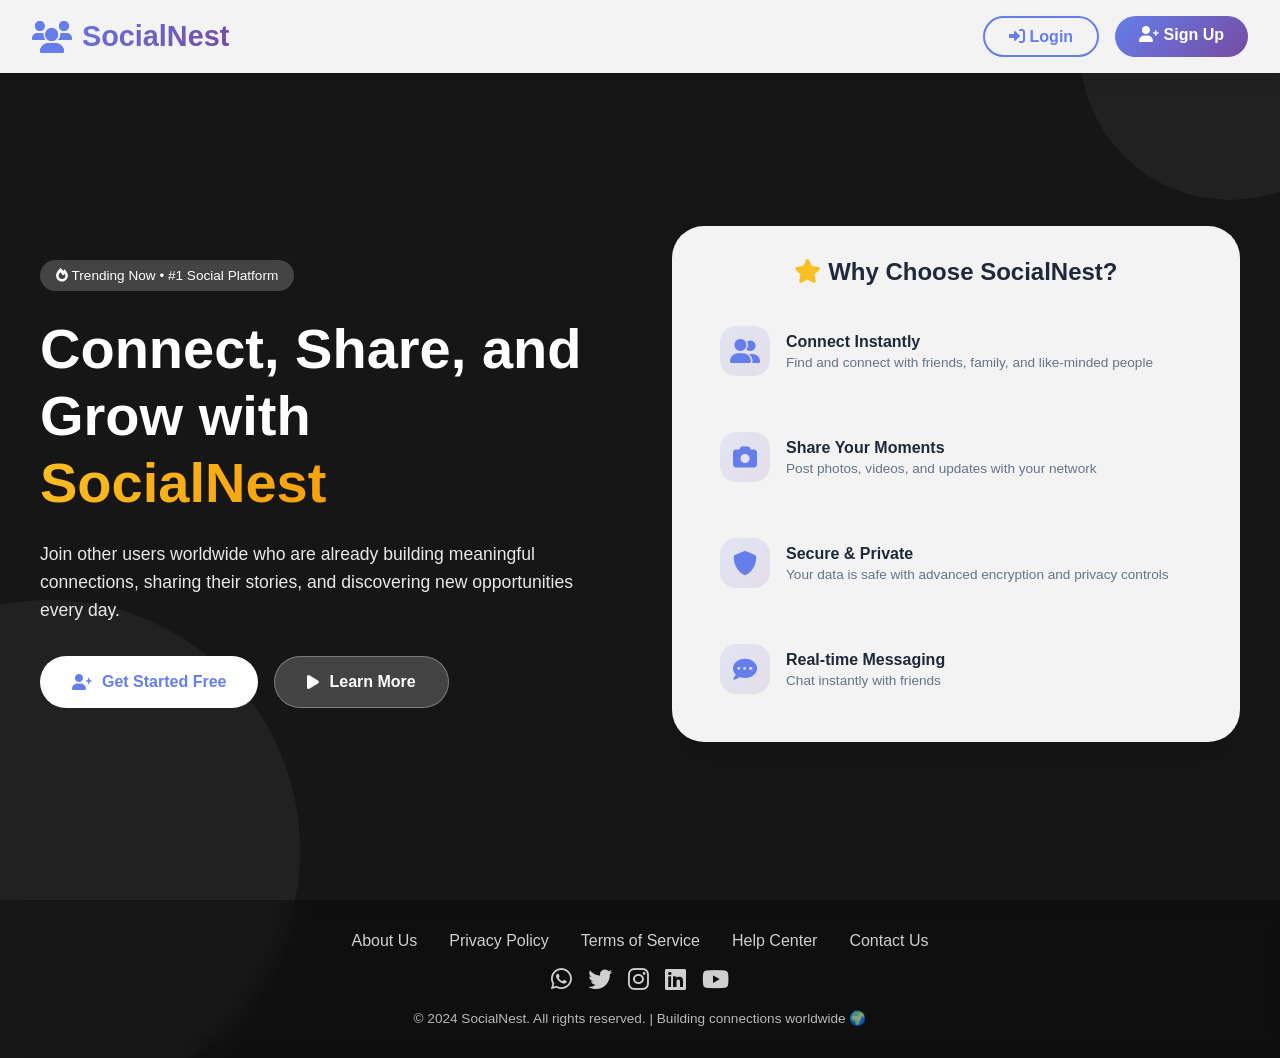
<file: index.html>
<!DOCTYPE html>
<html lang="en">
<head>
    <meta charset="UTF-8">
    <meta name="viewport" content="width=device-width, initial-scale=1.0, user-scalable=yes">
    <title>SocialNest • Connect with the World</title>
    <link rel="stylesheet" href="https://cdnjs.cloudflare.com/ajax/libs/font-awesome/6.0.0-beta3/css/all.min.css">
    <style>
        * {
            margin: 0;
            padding: 0;
            box-sizing: border-box;
            font-family: 'Segoe UI', Tahoma, Geneva, Verdana, sans-serif;
        }

        body {
            min-height: 100vh;
            background: rgb(22, 22, 22, 4);
            position: relative;
            overflow-x: hidden;
        }

        /* Animated background circles */
        .bg-circle {
            position: fixed;
            border-radius: 50%;
            background: rgba(255, 255, 255, 0.05);
            pointer-events: none;
            z-index: 0;
        }

        .circle1 {
            width: 300px;
            height: 300px;
            top: -100px;
            right: -100px;
        }

        .circle2 {
            width: 500px;
            height: 500px;
            bottom: -200px;
            left: -200px;
        }

        .circle3 {
            width: 200px;
            height: 200px;
            top: 40%;
            right: 10%;
        }

        /* Navigation */
        .navbar {
            position: fixed;
            top: 0;
            left: 0;
            right: 0;
            background: rgba(255, 255, 255, 0.95);
            backdrop-filter: blur(10px);
            padding: 1rem 2rem;
            display: flex;
            justify-content: space-between;
            align-items: center;
            z-index: 100;
            box-shadow: 0 2px 20px rgba(0, 0, 0, 0.1);
        }

        .logo {
            font-size: 1.8rem;
            font-weight: bold;
            background: linear-gradient(135deg, #667eea, #764ba2);
            -webkit-background-clip: text;
            background-clip: text;
            color: transparent;
            display: flex;
            align-items: center;
            gap: 10px;
        }

        .logo i {
            color: #667eea;
            font-size: 2rem;
        }

        .nav-links {
            display: flex;
            gap: 1rem;
        }

        .nav-btn {
            padding: 0.6rem 1.5rem;
            border-radius: 40px;
            text-decoration: none;
            font-weight: 600;
            transition: all 0.3s ease;
            border: none;
            cursor: pointer;
            font-size: 1rem;
        }

        .nav-login {
            background: transparent;
            color: #667eea;
            border: 2px solid #667eea;
        }

        .nav-login:hover {
            background: #667eea;
            color: white;
            transform: translateY(-2px);
        }

        .nav-signup {
            background: linear-gradient(135deg, #667eea, #764ba2);
            color: white;
            border: none;
        }

        .nav-signup:hover {
            transform: translateY(-2px);
            box-shadow: 0 5px 15px rgba(102, 126, 234, 0.4);
        }

        /* Main content */
        .main-container {
            position: relative;
            z-index: 1;
            min-height: 100vh;
            display: flex;
            align-items: center;
            justify-content: center;
            padding: 100px 2rem 2rem;
        }

        .hero-section {
            max-width: 1200px;
            width: 100%;
            display: grid;
            grid-template-columns: 1fr 1fr;
            gap: 4rem;
            align-items: center;
        }

        .hero-left {
            color: white;
        }

        .hero-badge {
            display: inline-block;
            background: rgba(255, 255, 255, 0.2);
            backdrop-filter: blur(10px);
            padding: 0.5rem 1rem;
            border-radius: 40px;
            font-size: 0.85rem;
            margin-bottom: 1.5rem;
            font-weight: 500;
        }

        .hero-title {
            font-size: 3.5rem;
            font-weight: 800;
            margin-bottom: 1.5rem;
            line-height: 1.2;
        }

        .hero-title span {
            background: linear-gradient(135deg, #fbbf24, #f59e0b);
            -webkit-background-clip: text;
            background-clip: text;
            color: transparent;
        }

        .hero-description {
            font-size: 1.1rem;
            line-height: 1.6;
            margin-bottom: 2rem;
            opacity: 0.9;
        }

        .hero-stats {
            display: flex;
            gap: 2rem;
            margin-bottom: 2rem;
        }

        .stat-item {
            text-align: center;
        }

        .stat-number {
            font-size: 2rem;
            font-weight: bold;
        }

        .stat-label {
            font-size: 0.85rem;
            opacity: 0.8;
        }

        .cta-buttons {
            display: flex;
            gap: 1rem;
            flex-wrap: wrap;
        }

        .cta-btn {
            padding: 1rem 2rem;
            border-radius: 40px;
            text-decoration: none;
            font-weight: 600;
            transition: all 0.3s ease;
            display: inline-flex;
            align-items: center;
            gap: 10px;
            font-size: 1rem;
        }

        .cta-primary {
            background: white;
            color: #667eea;
        }

        .cta-primary:hover {
            transform: translateY(-3px);
            box-shadow: 0 10px 25px rgba(0, 0, 0, 0.2);
        }

        .cta-secondary {
            background: rgba(255, 255, 255, 0.2);
            backdrop-filter: blur(10px);
            color: white;
            border: 1px solid rgba(255, 255, 255, 0.3);
        }

        .cta-secondary:hover {
            background: rgba(255, 255, 255, 0.3);
            transform: translateY(-3px);
        }

        /* Hero right - Features card */
        .hero-right {
            background: rgba(255, 255, 255, 0.95);
            backdrop-filter: blur(10px);
            border-radius: 2rem;
            padding: 2rem;
            box-shadow: 0 20px 40px rgba(0, 0, 0, 0.1);
        }

        .features-title {
            font-size: 1.5rem;
            font-weight: bold;
            color: #1e293b;
            margin-bottom: 1.5rem;
            text-align: center;
        }

        .feature-list {
            display: flex;
            flex-direction: column;
            gap: 1.5rem;
        }

        .feature-item {
            display: flex;
            align-items: center;
            gap: 1rem;
            padding: 1rem;
            border-radius: 1rem;
            transition: all 0.3s ease;
            cursor: pointer;
        }

        .feature-item:hover {
            background: #f0f2f5;
            transform: translateX(5px);
        }

        .feature-icon {
            width: 50px;
            height: 50px;
            background: linear-gradient(135deg, #667eea20, #764ba220);
            border-radius: 1rem;
            display: flex;
            align-items: center;
            justify-content: center;
            font-size: 1.5rem;
            color: #667eea;
        }

        .feature-text h4 {
            color: #1e293b;
            margin-bottom: 0.25rem;
        }

        .feature-text p {
            color: #64748b;
            font-size: 0.85rem;
        }

        /* Footer */
        .footer {
            position: relative;
            z-index: 1;
            background: rgba(0, 0, 0, 0.3);
            backdrop-filter: blur(10px);
            padding: 2rem;
            text-align: center;
            color: white;
        }

        .footer-content {
            max-width: 1200px;
            margin: 0 auto;
        }

        .footer-links {
            display: flex;
            justify-content: center;
            gap: 2rem;
            margin-bottom: 1rem;
            flex-wrap: wrap;
        }

        .footer-links a {
            color: white;
            text-decoration: none;
            opacity: 0.8;
            transition: opacity 0.3s;
        }

        .footer-links a:hover {
            opacity: 1;
        }

        .social-icons {
            display: flex;
            justify-content: center;
            gap: 1rem;
            margin-bottom: 1rem;
        }

        .social-icons a {
            color: white;
            font-size: 1.5rem;
            opacity: 0.8;
            transition: all 0.3s;
        }

        .social-icons a:hover {
            opacity: 1;
            transform: translateY(-3px);
        }

        .copyright {
            font-size: 0.85rem;
            opacity: 0.7;
        }

        /* Mobile responsive */
        @media (max-width: 768px) {
            .navbar {
                padding: 1rem;
            }
            
            .logo {
                font-size: 1.3rem;
            }
            
            .logo i {
                font-size: 1.5rem;
            }
            
            .nav-btn {
                padding: 0.4rem 1rem;
                font-size: 0.85rem;
            }
            
            .hero-section {
                grid-template-columns: 1fr;
                gap: 2rem;
            }
            
            .hero-title {
                font-size: 2rem;
            }
            
            .hero-description {
                font-size: 1rem;
            }
            
            .hero-stats {
                gap: 1rem;
            }
            
            .stat-number {
                font-size: 1.5rem;
            }
            
            .cta-btn {
                padding: 0.75rem 1.5rem;
            }
            
            .hero-right {
                padding: 1.5rem;
            }
        }

        @media (max-width: 480px) {
            .hero-title {
                font-size: 1.8rem;
            }
            
            .cta-buttons {
                flex-direction: column;
            }
            
            .cta-btn {
                justify-content: center;
            }
        }

        /* Floating animation */
        @keyframes float {
            0%, 100% { transform: translateY(0px); }
            50% { transform: translateY(-10px); }
        }

        .floating {
            animation: float 3s ease-in-out infinite;
        }

        /* Modal for demo */
        .modal-demo {
            position: fixed;
            top: 0;
            left: 0;
            width: 100%;
            height: 100%;
            background: rgba(0, 0, 0, 0.8);
            display: none;
            align-items: center;
            justify-content: center;
            z-index: 1000;
        }

        .modal-demo-content {
            background: white;
            border-radius: 2rem;
            padding: 2rem;
            max-width: 400px;
            text-align: center;
        }

        .modal-demo-content i {
            font-size: 4rem;
            color: #667eea;
            margin-bottom: 1rem;
        }

        .modal-demo-content h3 {
            margin-bottom: 1rem;
            color: #1e293b;
        }

        .modal-demo-content p {
            color: #64748b;
            margin-bottom: 1.5rem;
        }

        .modal-demo-content button {
            background: linear-gradient(135deg, #667eea, #764ba2);
            color: white;
            border: none;
            padding: 0.75rem 1.5rem;
            border-radius: 40px;
            cursor: pointer;
            font-weight: 600;
        }
    </style>
</head>
<body>

<div class="bg-circle circle1"></div>
<div class="bg-circle circle2"></div>
<div class="bg-circle circle3"></div>

<!-- Navigation Bar -->
<nav class="navbar">
    <div class="logo">
        <i class="fas fa-users"></i>
        <span>SocialNest</span>
    </div>
    <div class="nav-links">
        <a href="login.html" class="nav-btn nav-login" id="loginNavBtn">
            <i class="fas fa-sign-in-alt"></i> Login
        </a>
        <a href="signup.html" class="nav-btn nav-signup" id="signupNavBtn">
            <i class="fas fa-user-plus"></i> Sign Up
        </a>
    </div>
</nav>

<!-- Main Content -->
<div class="main-container">
    <div class="hero-section">
        <div class="hero-left">
            <div class="hero-badge">
                <i class="fas fa-fire"></i> Trending Now • #1 Social Platform
            </div>
            <h1 class="hero-title">
                Connect, Share, and Grow with <span>SocialNest</span>
            </h1>
            <p class="hero-description">
                Join other users worldwide who are already building meaningful connections, 
                sharing their stories, and discovering new opportunities every day.
            </p>
            <div class="cta-buttons">
                <a href="signup.html" class="cta-btn cta-primary">
                    <i class="fas fa-user-plus"></i> Get Started Free
                </a>
                <a href="#" class="cta-btn cta-secondary" id="learnMoreBtn">
                    <i class="fas fa-play"></i> Learn More
                </a>
            </div>
        </div>
        <div class="hero-right floating">
            <div class="features-title">
                <i class="fas fa-star" style="color: #fbbf24;"></i> Why Choose SocialNest?
            </div>
            <div class="feature-list">
                <div class="feature-item" onclick="showFeatureDemo('Connect with Friends')">
                    <div class="feature-icon">
                        <i class="fas fa-user-friends"></i>
                    </div>
                    <div class="feature-text">
                        <h4>Connect Instantly</h4>
                        <p>Find and connect with friends, family, and like-minded people</p>
                    </div>
                </div>
                <div class="feature-item" onclick="showFeatureDemo('Share Your Story')">
                    <div class="feature-icon">
                        <i class="fas fa-camera"></i>
                    </div>
                    <div class="feature-text">
                        <h4>Share Your Moments</h4>
                        <p>Post photos, videos, and updates with your network</p>
                    </div>
                </div>
                <div class="feature-item" onclick="showFeatureDemo('Secure & Private')">
                    <div class="feature-icon">
                        <i class="fas fa-shield-alt"></i>
                    </div>
                    <div class="feature-text">
                        <h4>Secure & Private</h4>
                        <p>Your data is safe with advanced encryption and privacy controls</p>
                    </div>
                </div>
                <div class="feature-item" onclick="showFeatureDemo('Real-time Chat')">
                    <div class="feature-icon">
                        <i class="fas fa-comment-dots"></i>
                    </div>
                    <div class="feature-text">
                        <h4>Real-time Messaging</h4>
                        <p>Chat instantly with friends</p>
                    </div>
                </div>
            </div>
        </div>
    </div>
</div>

<!-- Footer -->
<footer class="footer">
    <div class="footer-content">
        <div class="footer-links">
            <a href="#">About Us</a>
            <a href="#">Privacy Policy</a>
            <a href="#">Terms of Service</a>
            <a href="#">Help Center</a>
            <a href="#">Contact Us</a>
        </div>
        <div class="social-icons">
            <a href="https://wa.me/2349073807896/hello"><i class="fab fa-whatsapp"></i></a>
            <a href="https://x.com/ObinnaEzezi"><i class="fab fa-twitter"></i></a>
            <a href="#"><i class="fab fa-instagram"></i></a>
            <a href="https://www.linkedin.com/in/obinna-eze-79a02a403"><i class="fab fa-linkedin"></i></a>
            <a href="https://youtube.com/@obinnaeze5883"><i class="fab fa-youtube"></i></a>
        </div>
        <div class="copyright">
            &copy; 2024 SocialNest. All rights reserved. | Building connections worldwide 🌍
        </div>
    </div>
</footer>

<!-- Demo Modal -->
<div id="demoModal" class="modal-demo">
    <div class="modal-demo-content">
        <i class="fas fa-rocket"></i>
        <h3 id="modalTitle">Feature Coming Soon!</h3>
        <p id="modalMessage">This feature will be available after you create an account. Join SocialNest today to experience all the amazing features!</p>
        <div style="display: flex; gap: 1rem; justify-content: center;">
            <button onclick="closeModal()">Close</button>
            <button onclick="redirectToSignup()" style="background: #667eea;">Sign Up Now</button>
        </div>
    </div>
</div>

<script>
    // Show feature demo modal
    function showFeatureDemo(featureName) {
        const modal = document.getElementById('demoModal');
        const title = document.getElementById('modalTitle');
        const message = document.getElementById('modalMessage');
        
        title.textContent = featureName;
        message.textContent = `✨ "${featureName}" is an amazing social media platform of Obinna Eze! Create an account to unlock this and many more exciting features.`;
        
        modal.style.display = 'flex';
    }
    
    function closeModal() {
        const modal = document.getElementById('demoModal');
        modal.style.display = 'none';
    }
    
    function redirectToSignup() {
        window.location.href = 'signup.html';
    }
    
    // Learn More button
    document.getElementById('learnMoreBtn')?.addEventListener('click', function(e) {
        e.preventDefault();
        showFeatureDemo('Explore SocialNest');
    });
    
    // Close modal when clicking outside
    window.addEventListener('click', function(e) {
        const modal = document.getElementById('demoModal');
        if (e.target === modal) {
            closeModal();
        }
    });
    
    // Add animation on scroll
    const observerOptions = {
        threshold: 0.1,
        rootMargin: '0px 0px -50px 0px'
    };
    
    const observer = new IntersectionObserver((entries) => {
        entries.forEach(entry => {
            if (entry.isIntersecting) {
                entry.target.style.opacity = '1';
                entry.target.style.transform = 'translateY(0)';
            }
        });
    }, observerOptions);
    
    document.querySelectorAll('.feature-item, .hero-left').forEach(el => {
        el.style.opacity = '0';
        el.style.transform = 'translateY(20px)';
        el.style.transition = 'all 0.6s ease';
        observer.observe(el);
    });
    
    // Trigger initial animations
    setTimeout(() => {
        document.querySelectorAll('.feature-item, .hero-left').forEach(el => {
            el.style.opacity = '1';
            el.style.transform = 'translateY(0)';
        });
    }, 100);
    
    // Check if login.html and signup.html exist, if not, create placeholder alert
    console.log('SocialNest Landing Page Loaded');
    console.log('Navigate to login.html or signup.html to continue');
    
    // Add smooth scroll for anchor links
    document.querySelectorAll('a[href^="#"]').forEach(anchor => {
        anchor.addEventListener('click', function (e) {
            e.preventDefault();
            const target = document.querySelector(this.getAttribute('href'));
            if (target) {
                target.scrollIntoView({ behavior: 'smooth' });
            }
        });
    });
    
    // Dynamic background effect
    let mouseX = 0, mouseY = 0;
    document.addEventListener('mousemove', (e) => {
        mouseX = e.clientX / window.innerWidth;
        mouseY = e.clientY / window.innerHeight;
        
        const circles = document.querySelectorAll('.bg-circle');
        circles.forEach((circle, index) => {
            const speed = (index + 1) * 20;
            const x = (mouseX * speed);
            const y = (mouseY * speed);
            circle.style.transform = `translate(${x}px, ${y}px)`;
        });
    });
</script>



<!-- Navigation links that actually work -->
<script>
    // Ensure the login and signup buttons actually navigate
    document.querySelectorAll('#loginNavBtn, .nav-login').forEach(btn => {
        btn.addEventListener('click', (e) => {
            e.preventDefault();
            window.location.href = 'login.html';
        });
    });
    
    document.querySelectorAll('#signupNavBtn, .nav-signup, .cta-primary').forEach(btn => {
        btn.addEventListener('click', (e) => {
            const href = btn.getAttribute('href');
            if (href && href !== '#') {
                // Allow default behavior if href is set
                return;
            }
            e.preventDefault();
            window.location.href = 'signup.html';
        });
    });
</script>

</body>
</html>
</file>
